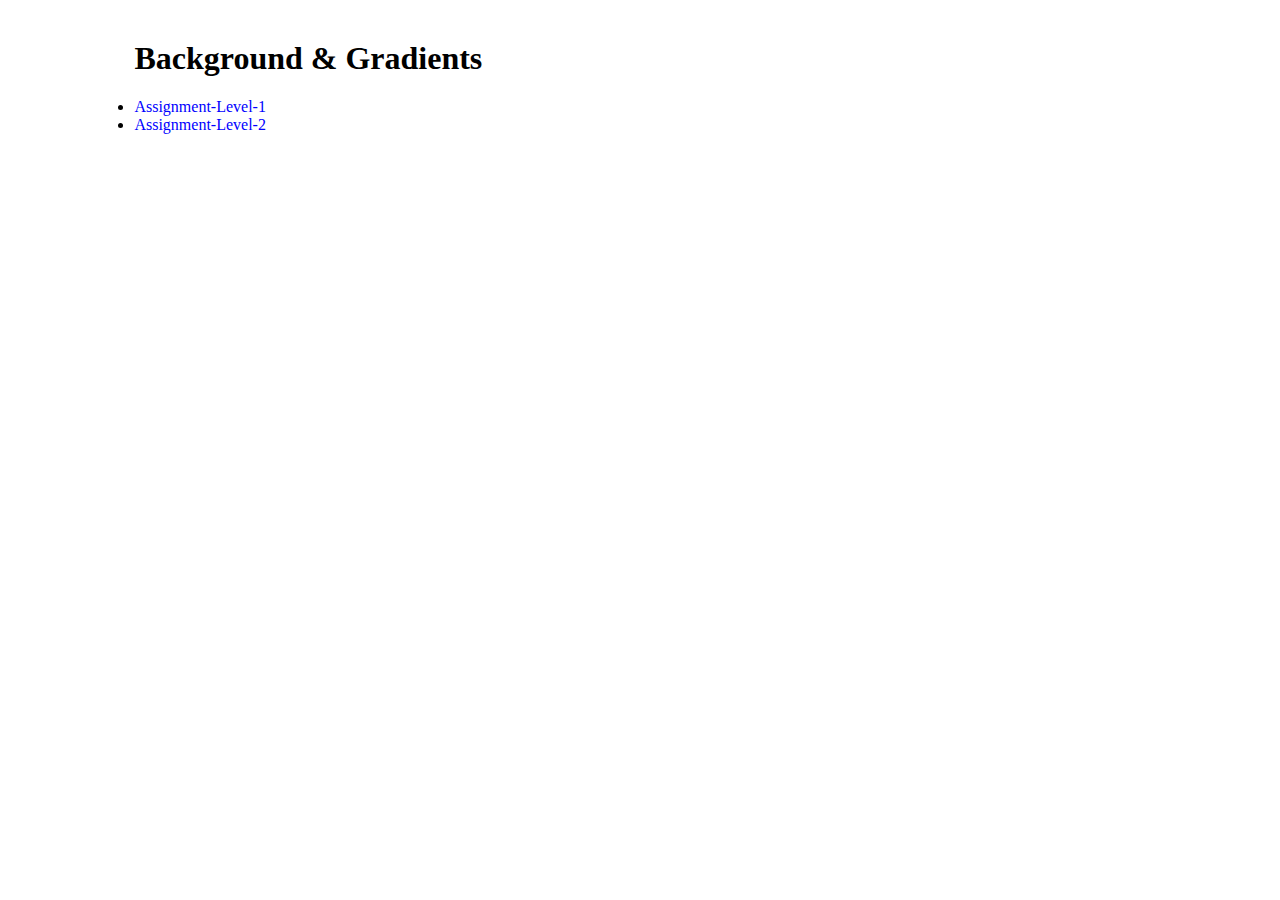
<file: index.html>
<!DOCTYPE html>
<html lang="en">

<head>
    <meta charset="UTF-8">
    <meta name="viewport" content="width=device-width, initial-scale=1.0">
    <title>Background-and-Gradient</title>
    <style>
        main {
            width: 80%;
            margin: 40px auto;
        }

        a {
            text-decoration: none;
            color: blue;
            cursor: pointer;
        }
    </style>
</head>

<body>

    <!-- mains -->
    <main>
        <h1>Background & Gradients</h1>
        <nav>
            <li>
                <a href="./Ex2-Assignment-Level-1/index.html">Assignment-Level-1</a>
            </li>
            <li>
                <a href="./Ex3-Assignment-Level-2/index.html">Assignment-Level-2</a>
            </li>
        </nav>
    </main>
</body>

</html>
</file>
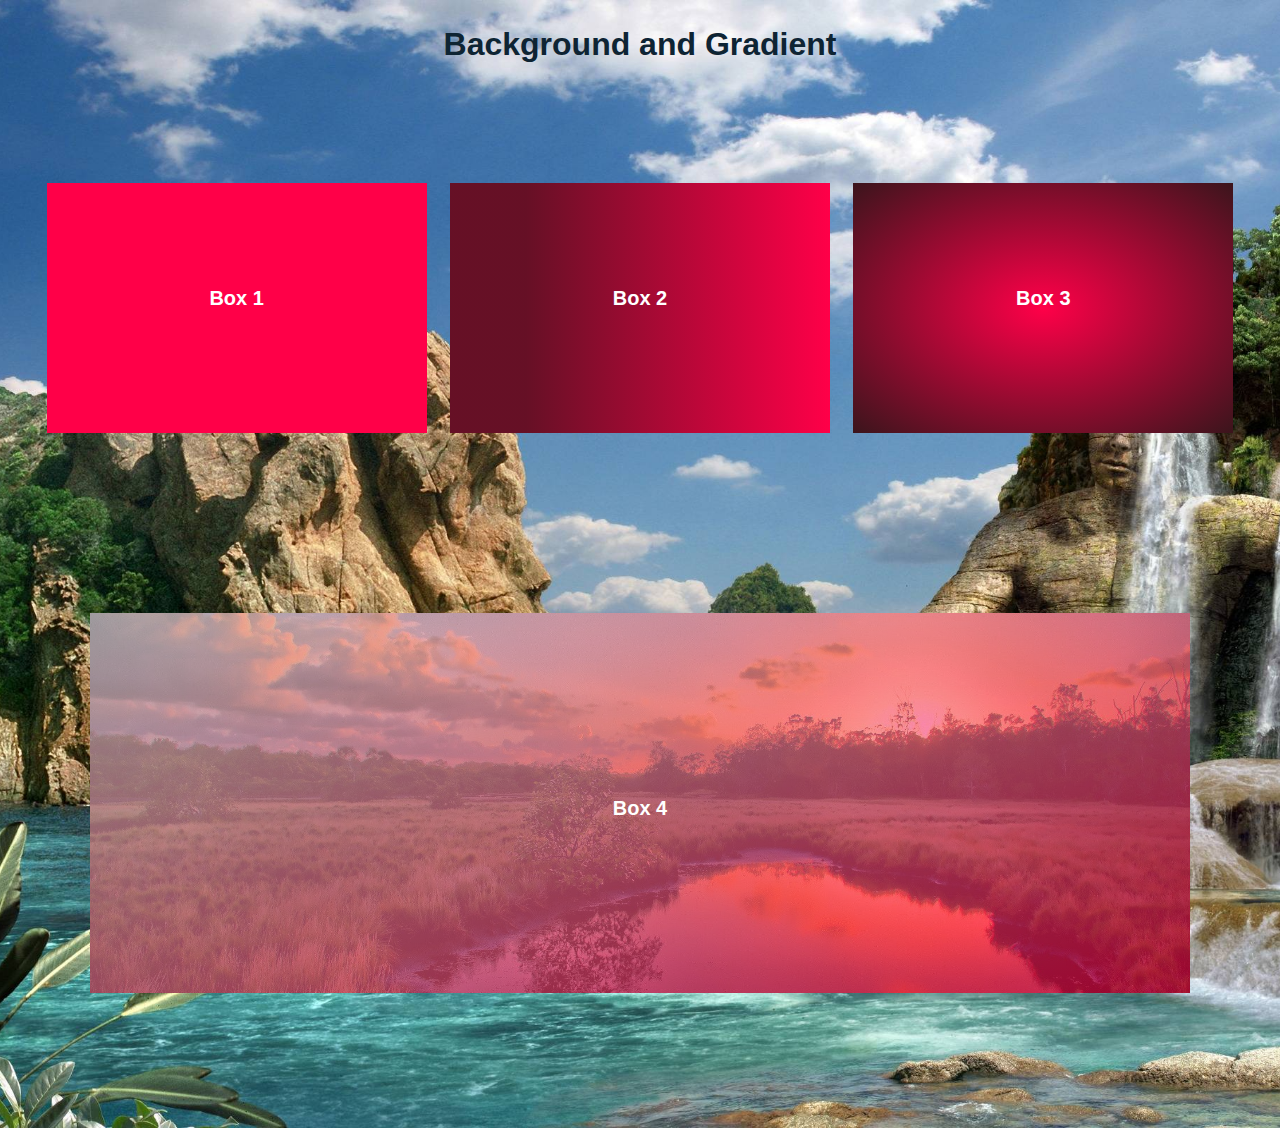
<file: Ex2-Assignment-Level-1/index.html>
<!DOCTYPE html>
<html lang="en">
<head>
    <meta charset="UTF-8">
    <meta name="viewport" content="width=device-width, initial-scale=1.0">
    <title>Assignment Level 1</title>
    <link rel="stylesheet" href="./assets/stylesheets/main.css">
</head>
<body>
    
    <main>
        <div class="container">
            <h1>Background and Gradient</h1>
            <div class="flex parent">
                <div class="box box-1">Box 1</div>
                <div class="box box-2">Box 2</div>
                <div class="box box-3">Box 3</div>
                <div class="box box-4">Box 4</div>
            </div>
        </div>
    </main>

</body>
</html>
</file>
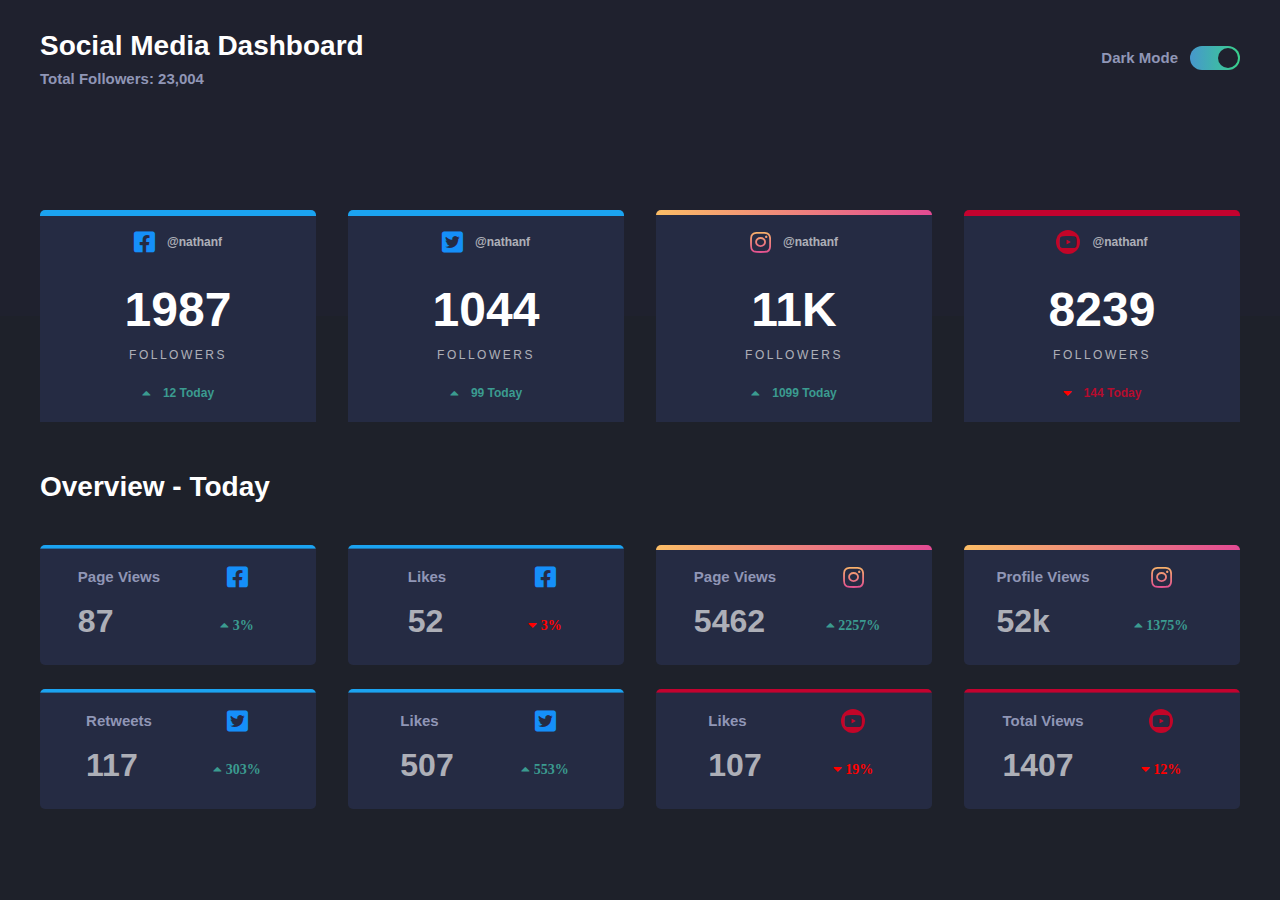
<file: Ex3-Assignment-Level-2/index.html>
<!DOCTYPE html>
<html lang="en">
<head>
    <meta charset="UTF-8">
    <meta name="viewport" content="width=device-width, initial-scale=1.0">
    <title>Assignment Level 2</title>
    <link rel="stylesheet" href="./assets/stylesheets/main.css">
    <link rel="stylesheet" href="https://cdnjs.cloudflare.com/ajax/libs/font-awesome/5.12.1/css/all.min.css">
</head>
<body>
    
    <header>
        <div class="container flex justify-space-between">
            <div class="dashboard mb-200">
                <h1>Social Media Dashboard</h1>
                <h3>Total Followers: 23,004</h3>
            </div>
            <div class="dark-mode flex mb-200">
                <h3>Dark Mode</h3>
                <span class="dark-toggle"></span>
            </div>
        </div>
    </header>

    <main>
        <section class="social-all-time">
            <div class="container flex justify-space-between">
                <div class="social-box facebook">
                    <a class="user flex justify-center" href="#">
                        <i class="fab fa-facebook-square"></i>
                        <span class="username">@nathanf</span>
                    </a>
                    <div class="count">
                        <h2>1987</h2>
                        <p>Followers</p>
                    </div>
                    <div class="analytic up flex justify-center">
                        <i class="fas fa-caret-up"></i>
                        <span>12 Today</span>
                    </div>
                </div>

                <div class="social-box twitter">
                    <a class="user flex justify-center" href="#">
                        <i class="fab fa-twitter-square"></i>
                        <span class="username">@nathanf</span>
                    </a>
                    <div class="count">
                        <h2>1044</h2>
                        <p>Followers</p>
                    </div>
                    <div class="analytic up flex justify-center">
                        <i class="fas fa-caret-up"></i>
                        <span>99 Today</span>
                    </div>
                </div>

                <div class="social-box instagram">
                    <a class="user flex justify-center" href="#">
                        <i class="fab fa-instagram"></i>
                        <span class="username">@nathanf</span>
                    </a>
                    <div class="count">
                        <h2>11k</h2>
                        <p>Followers</p>
                    </div>
                    <div class="analytic up flex justify-center">
                        <i class="fas fa-caret-up"></i>
                        <span>1099 Today</span>
                    </div>
                </div>

                <div class="social-box youtube">
                    <a class="user flex justify-center" href="#">
                        <i class="fab fa-youtube"></i>
                        <span class="username">@nathanf</span>
                    </a>
                    <div class="count">
                        <h2>8239</h2>
                        <p>Followers</p>
                    </div>
                    <div class="analytic down flex justify-center">
                        <i class="fas fa-caret-down"></i>
                        <span>144 Today</span>
                    </div>
                </div>
            </div>
        </section>

        <section class="overview">
            <div class="container">
                <h1>Overview - Today</h1>
                <div class="flex justify-space-between">

                    <div class="social-box facebook flex justify-space-between">
                        <div class="page-view social-small-box flex-col">
                            <h3>Page Views</h3>
                            <h4>87</h4>
                        </div>
                        <div class="today-stat social-small-box flex-col">
                            <i class="fab fa-facebook-square"></i>
                            <i class="fas fa-caret-up"> <span>3%</span></i>
                        </div>
                    </div>

                    <div class="social-box facebook flex justify-space-between">
                        <div class="page-view social-small-box flex-col">
                            <h3>Likes</h3>
                            <h4>52</h4>
                        </div>
                        <div class="today-stat social-small-box flex-col">
                            <i class="fab fa-facebook-square"></i>
                            <i class="fas fa-caret-down"> <span>3%</span></i>
                        </div>
                    </div>

                    <div class="social-box instagram flex justify-space-between">
                        <div class="page-view social-small-box flex-col">
                            <h3>Page Views</h3>
                            <h4>5462</h4>
                        </div>
                        <div class="today-stat social-small-box flex-col">
                            <i class="fab fa-instagram"></i>
                            <i class="fas fa-caret-up"> <span>2257%</span></i>
                        </div>
                    </div>

                    <div class="social-box instagram flex justify-space-between">
                        <div class="page-view social-small-box flex-col">
                            <h3>Profile Views</h3>
                            <h4>52k</h4>
                        </div>
                        <div class="today-stat social-small-box flex-col">
                            <i class="fab fa-instagram"></i>
                            <i class="fas fa-caret-up"> <span>1375%</span></i>
                        </div>
                    </div>

                    <div class="social-box twitter flex justify-space-between">
                        <div class="page-view social-small-box flex-col">
                            <h3>Retweets</h3>
                            <h4>117</h4>
                        </div>
                        <div class="today-stat social-small-box flex-col">
                            <i class="fab fa-twitter-square"></i>
                            <i class="fas fa-caret-up"> <span>303%</span></i>
                        </div>
                    </div>

                    <div class="social-box twitter flex justify-space-between">
                        <div class="page-view social-small-box flex-col">
                            <h3>Likes</h3>
                            <h4>507</h4>
                        </div>
                        <div class="today-stat social-small-box flex-col">
                            <i class="fab fa-twitter-square"></i>
                            <i class="fas fa-caret-up"> <span>553%</span></i>
                        </div>
                    </div>

                    <div class="social-box youtube flex justify-space-between">
                        <div class="page-view social-small-box flex-col">
                            <h3>Likes</h3>
                            <h4>107</h4>
                        </div>
                        <div class="today-stat social-small-box flex-col">
                            <i class="fab fa-youtube"></i>
                            <i class="fas fa-caret-down"> <span>19%</span></i>
                        </div>
                    </div>

                    <div class="social-box youtube flex justify-space-between">
                        <div class="page-view social-small-box flex-col">
                            <h3>Total Views</h3>
                            <h4>1407</h4>
                        </div>
                        <div class="today-stat social-small-box flex-col">
                            <i class="fab fa-youtube"></i>
                            <i class="fas fa-caret-down"> <span>12%</span></i>
                        </div>
                    </div>

                </div>
            </div>
        </section>

    </main>
</body>
</html>
</file>
<file: Ex2-Assignment-Level-1/assets/stylesheets/main.css>
@import url(./reset.css);

/* Globals */

*,
*::before,
*::after {
    box-sizing: border-box;
}

body {
    font: 800 20px/1.5 sans-serif;
    color: #fff;
    background: rgb(142, 199, 104) url(../images/bg.jpg) no-repeat;
    background-position: center;
    background-size: cover;
}

h1 {
    font-size: 32px;
    color: rgb(14, 36, 51);
}

.container {
    max-width: 1250px;
    margin: 0 auto;
    padding: 20px;
    text-align: center;
}

.flex {
    height: 110vh;
    display: flex;
    flex-flow: row wrap;
    justify-content: space-around;
    align-content: space-around;
}

.parent {
    margin: 25px auto;
}

.box {
    width: 380px;
    height: 250px;
    padding: 100px;
    background-color: hsl(343,100%,50%);
}

.box-2 {
    background: hsl(343,100%,50%) linear-gradient(to right, rgba(37, 23, 23, 0.7) 20%, hsl(343,100%,50%));
}

.box-3 {
    background-image: radial-gradient(hsl(343,100%,50%) , rgba(37, 23, 23, 0.9));
}

.box-4 {
    background: linear-gradient(to left top, rgba(255, 0, 72, 0.596),rgba(248, 234, 228, 0.6)), url('../images/bg1.jpg');
    background-size: cover;
    background-position: center;
    width: 1100px;
    height: 380px;
    padding: 180px;
}
</file>
<file: Ex3-Assignment-Level-2/assets/stylesheets/main.css>
@import url(./reset.css);

/* ====================================
    Globals
===================================== */

*,
*::before,
*::after {
    box-sizing: border-box;
}

body {
    font: 600 12px/1.5 sans-serif;
    color: rgba(245, 245, 245, 0.671);
    background-color: hsl(225,17%,14%);
}

.container {
    max-width: 1250px;
    margin: 0 auto;
    padding: 25px;
}

.flex {
    display: flex;
    flex-flow: row wrap;
    align-items: center;
}

.flex-col {
    display: flex;
    flex-flow: column wrap;
    align-content: space-around;
    justify-content: space-between;
}

.justify-space-between {
    justify-content: space-between;

}

.justify-center {
    justify-content: center;
}

.social-box {
    width: 23%;
    padding: 20px;
    background-color: hsl(228,29%,20%);
    text-align: center;
}

.social-small-box {
    flex: 1 1 40%;
    height: 80px;
    text-align: left;
}

.up {
    color: hsl(173,45%,42%);
    font-weight: 800;
}

.down {
    color: hsl(348,88%,38%);
    font-weight: 800;
}

.mb-200 {
    margin-bottom: 200px;
}

/* ====================================
    Links
===================================== */

a {
    text-decoration: none;
    color: rgba(245, 245, 245, 0.671);
}

/* ====================================
    Icon
===================================== */

.facebook i,
.twitter i {
    color: hsl(208,95%,53%);
    font-size: 24px;
}

.instagram i {
    font-size: 24px;
    color: hsl(16,84%,71%);
}

.youtube i {
    font-size: 24px;
    color: hsl(349,95%,39%);
}

i.fa-caret-up {
    color: hsl(173,45%,42%);
    font-size: 14px;
}

i.fa-caret-down {
    color: red;
    font-size: 14px;
}

.today-stat i.fas {
    line-height: 40px;
    align-items: center;
}

.today-stat i {
    align-self: center;
}

i.fa-instagram {
    background: #E15691 linear-gradient(#FBBD66, #E24A93);
    -webkit-background-clip: text;
    background-clip: text;
    -webkit-text-fill-color: transparent;
    color: transparent;
}

i.fa-youtube {
    display: inline-block;
    width: 24px;
    height: 24px;
    font-size: 16px;
    line-height: 24px;
    text-align: center;
    border-radius: 50%;
    background-color: hsl(349,95%,39%);
    color: hsl(228,29%,20%);
}

/* ====================================
    Typography
===================================== */

h1 {
    font-size: 28px;
    color: #fff;
}

h2 {
    font-size: 48px;
    color: #fff;
}

h3 {
    font: 600 15px/1.6 sans-serif;
    color: hsl(231,21%,64%);
}

h4 {
    font-size: 32px;
}

/* ====================================
    Header
===================================== */

header {
    background-color: hsl(232,19%,15%);
}

.dark-toggle {
    width: 50px;
    height: 24px;
    background-image: linear-gradient(to right, hsl(204,57%,54%), hsl(153,62%,52%));
    border-radius: 12px;
    padding: 5px;
    position: relative;
    margin-left: 12px;
}

.dark-toggle::after {
    display: inline-block;
    content: '';
    width: 20px;
    height: 20px;
    border-radius: 11px;
    background-color: hsl(232,19%,15%);
    position: absolute;
    top: 2px;
    right: 2.5px;
}

/* ====================================
    Main
===================================== */

section {
    margin: 25px auto;
}

.social-all-time {
    position: absolute;
    width: 100%;
    top: 160px;
}

.user {
    margin-bottom: 20px;
}

.username {
    margin-left: 12px;
}

.count {
    text-transform: uppercase;
    margin-bottom: 20px;
}

.count p {
    letter-spacing: 2.5px;
    font-weight: 400;
}

.analytic span {
    margin-left: 12px;
}

.facebook,
.twitter {
    background: #252B43 linear-gradient(to right, #1BA3F1, #1BA3F1) no-repeat;
    background-size: 100% 3%;
    border-radius: 5px 5px 0 0;
}

.instagram {
    background: #252B43 linear-gradient(to right, #FBBD66, #E24A93) no-repeat;
    background-size: 100% 5px;
    border-radius: 5px 5px 0 0;
}

.youtube {
    background: #252B43 linear-gradient(to right, #C3022F, #C3022F) no-repeat;
    background-size: 100% 3%;
    border-radius: 5px 5px 0 0;
}

.overview {
    margin-top: 100px;
}

.overview h1 {
    margin: 25px auto;
}

.overview .facebook,
.overview .twitter,
.overview .instagram,
.overview .youtube {
    border: none;
    margin: 12px 0;
    border-radius: 5px;
}
</file>
